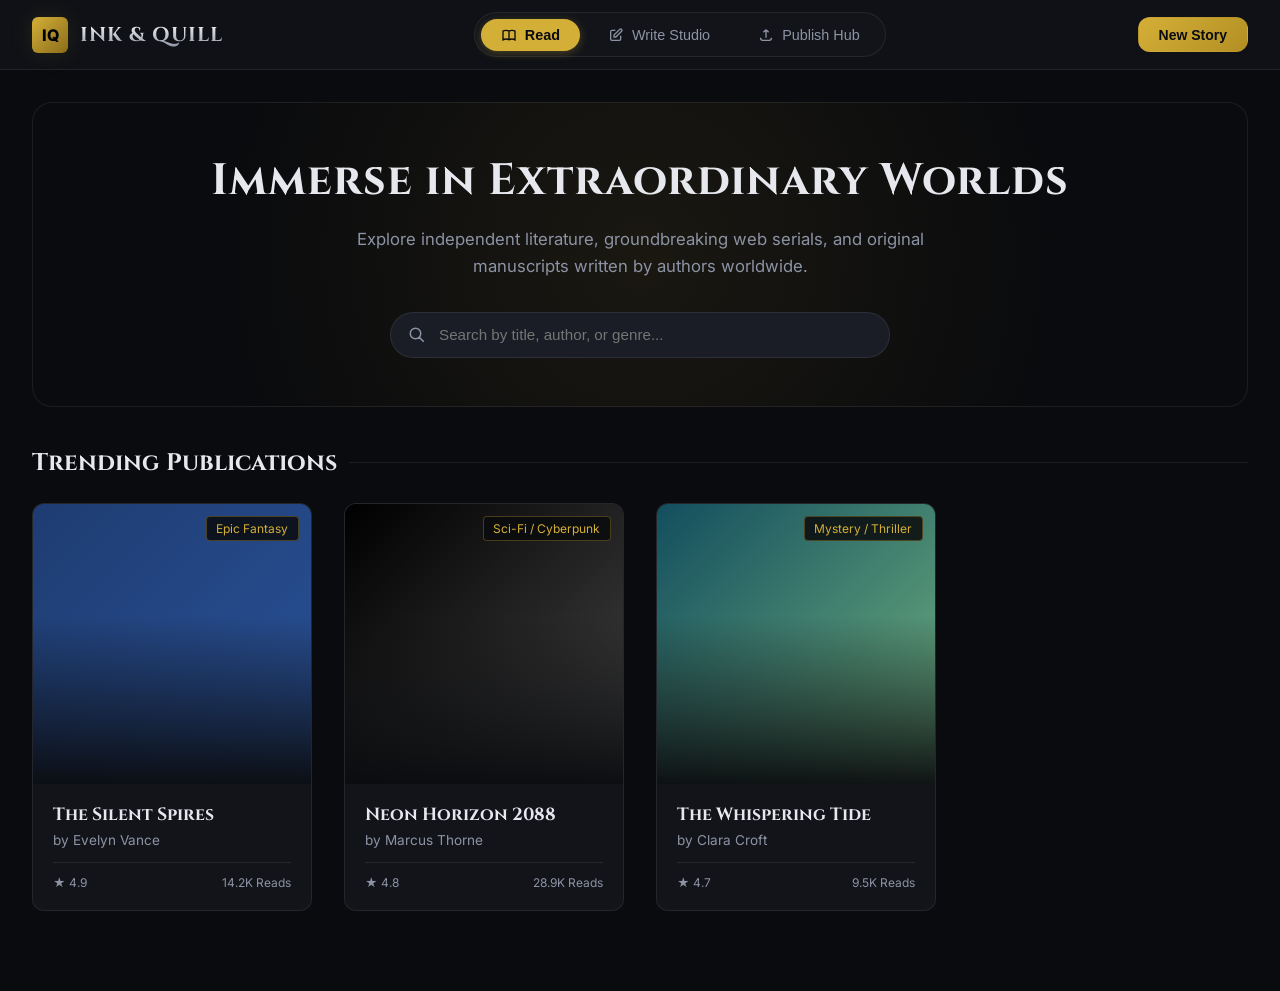
<file: PROJECT4.html>
<!DOCTYPE html>
<html lang="en">
<head>
  <meta charset="UTF-8">
  <meta name="viewport" content="width=device-width, initial-scale=1.0">
  <title>Ink & Quill — Read, Write, Publish</title>
  <link rel="preconnect" href="https://fonts.googleapis.com">
  <link rel="preconnect" href="https://fonts.gstatic.com" crossorigin>
  <link href="https://fonts.googleapis.com/css2?family=Cinzel:wght@500;700;800&family=Inter:wght@300;400;500;600;700&family=Lora:ital,wght@0,400;0,600;1,400&family=JetBrains+Mono:wght@400;500&display=swap" rel="stylesheet">
  
  <style>
    /* ==========================================================================
       DESIGN SYSTEM & VARIABLES
       ========================================================================== */
    :root {
      --bg-dark: #0a0b0e;
      --bg-surface: #12141a;
      --bg-surface-elevated: #1a1d26;
      --bg-glass: rgba(18, 20, 26, 0.75);
      --border-color: rgba(255, 255, 255, 0.08);
      --border-accent: rgba(212, 175, 55, 0.3);
      
      --accent-gold: #d4af37;
      --accent-gold-hover: #f3cf55;
      --accent-glow: rgba(212, 175, 55, 0.15);
      
      --text-main: #e6e8ee;
      --text-muted: #8c93a4;
      --text-gold: #e5c158;
      
      --font-display: 'Cinzel', serif;
      --font-body: 'Inter', sans-serif;
      --font-reader: 'Lora', serif;
      --font-mono: 'JetBrains Mono', monospace;
      
      --radius-sm: 6px;
      --radius-md: 12px;
      --radius-lg: 20px;
      --shadow-subtle: 0 4px 20px rgba(0, 0, 0, 0.4);
      --shadow-gold: 0 0 25px rgba(212, 175, 55, 0.12);
      
      --transition: all 0.25s cubic-bezier(0.16, 1, 0.3, 1);
    }

    /* Light Theme Theme Overrides for Reader */
    body.reader-light-theme {
      --bg-dark: #f8f6f0;
      --bg-surface: #ffffff;
      --bg-surface-elevated: #efece4;
      --text-main: #2c2825;
      --text-muted: #6e675f;
      --border-color: rgba(0, 0, 0, 0.08);
    }

    body.reader-sepia-theme {
      --bg-dark: #f4ebd9;
      --bg-surface: #ebdcc3;
      --bg-surface-elevated: #e2d1b5;
      --text-main: #433422;
      --text-muted: #7f6a52;
      --border-color: rgba(67, 52, 34, 0.1);
    }

    * {
      box-sizing: border-box;
      margin: 0;
      padding: 0;
    }

    body {
      background-color: var(--bg-dark);
      color: var(--text-main);
      font-family: var(--font-body);
      min-height: 100vh;
      overflow-x: hidden;
      display: flex;
      flex-direction: column;
      transition: background-color 0.3s ease, color 0.3s ease;
    }

    /* ==========================================================================
       NAVIGATION & HEADER
       ========================================================================== */
    .header {
      position: sticky;
      top: 0;
      z-index: 100;
      background: var(--bg-glass);
      backdrop-filter: blur(16px);
      -webkit-backdrop-filter: blur(16px);
      border-bottom: 1px solid var(--border-color);
      padding: 0 2rem;
      height: 70px;
      display: flex;
      align-items: center;
      justify-content: space-between;
    }

    .brand {
      display: flex;
      align-items: center;
      gap: 0.75rem;
      text-decoration: none;
      color: var(--text-main);
      cursor: pointer;
    }

    .brand-icon {
      width: 36px;
      height: 36px;
      background: linear-gradient(135deg, var(--accent-gold), #8a6d1b);
      border-radius: var(--radius-sm);
      display: flex;
      align-items: center;
      justify-content: center;
      color: #000;
      font-weight: 800;
      box-shadow: var(--shadow-gold);
    }

    .brand-title {
      font-family: var(--font-display);
      font-size: 1.25rem;
      font-weight: 700;
      letter-spacing: 1px;
      background: linear-gradient(180deg, #fff 0%, var(--text-muted) 100%);
      -webkit-background-clip: text;
      -webkit-text-fill-color: transparent;
    }

    .nav-tabs {
      display: flex;
      gap: 0.5rem;
      background: var(--bg-surface);
      padding: 0.35rem;
      border-radius: 30px;
      border: 1px solid var(--border-color);
    }

    .nav-tab {
      padding: 0.5rem 1.25rem;
      border-radius: 20px;
      border: none;
      background: transparent;
      color: var(--text-muted);
      font-weight: 500;
      font-size: 0.9rem;
      cursor: pointer;
      transition: var(--transition);
      display: flex;
      align-items: center;
      gap: 0.5rem;
    }

    .nav-tab:hover {
      color: var(--text-main);
    }

    .nav-tab.active {
      background: var(--accent-gold);
      color: #0a0b0e;
      font-weight: 600;
      box-shadow: 0 2px 10px rgba(212, 175, 55, 0.3);
    }

    .header-actions {
      display: flex;
      align-items: center;
      gap: 1rem;
    }

    .btn {
      padding: 0.55rem 1.25rem;
      border-radius: var(--radius-md);
      font-size: 0.875rem;
      font-weight: 600;
      cursor: pointer;
      transition: var(--transition);
      border: 1px solid transparent;
      display: inline-flex;
      align-items: center;
      gap: 0.5rem;
    }

    .btn-gold {
      background: linear-gradient(135deg, var(--accent-gold), #b38f24);
      color: #0a0b0e;
    }

    .btn-gold:hover {
      background: linear-gradient(135deg, var(--accent-gold-hover), var(--accent-gold));
      transform: translateY(-1px);
      box-shadow: var(--shadow-gold);
    }

    .btn-outline {
      background: transparent;
      border-color: var(--border-color);
      color: var(--text-main);
    }

    .btn-outline:hover {
      border-color: var(--accent-gold);
      color: var(--accent-gold);
      background: var(--accent-glow);
    }

    /* ==========================================================================
       VIEW MODULES CONTAINER
       ========================================================================== */
    .main-container {
      flex: 1;
      max-width: 1400px;
      width: 100%;
      margin: 0 auto;
      padding: 2rem;
      position: relative;
    }

    .view-panel {
      display: none;
      animation: fadeIn 0.3s cubic-bezier(0.16, 1, 0.3, 1) forwards;
    }

    .view-panel.active {
      display: block;
    }

    @keyframes fadeIn {
      from { opacity: 0; transform: translateY(8px); }
      to { opacity: 1; transform: translateY(0); }
    }

    /* ==========================================================================
       MODULE 1: READ / DISCOVER HUB
       ========================================================================== */
    .discover-hero {
      text-align: center;
      padding: 3rem 1rem;
      background: radial-gradient(circle at center, rgba(212, 175, 55, 0.08) 0%, transparent 70%);
      border-radius: var(--radius-lg);
      margin-bottom: 2.5rem;
      border: 1px solid var(--border-color);
    }

    .discover-hero h1 {
      font-family: var(--font-display);
      font-size: 2.75rem;
      margin-bottom: 1rem;
      letter-spacing: 1px;
    }

    .discover-hero p {
      color: var(--text-muted);
      max-width: 600px;
      margin: 0 auto 2rem;
      font-size: 1.05rem;
      line-height: 1.6;
    }

    .search-bar {
      max-width: 500px;
      margin: 0 auto;
      position: relative;
    }

    .search-input {
      width: 100%;
      padding: 0.85rem 1.25rem 0.85rem 3rem;
      border-radius: 30px;
      background: var(--bg-surface-elevated);
      border: 1px solid var(--border-color);
      color: var(--text-main);
      font-size: 0.95rem;
      outline: none;
      transition: var(--transition);
    }

    .search-input:focus {
      border-color: var(--accent-gold);
      box-shadow: 0 0 0 3px var(--accent-glow);
    }

    .search-icon {
      position: absolute;
      left: 1.1rem;
      top: 50%;
      transform: translateY(-50%);
      color: var(--text-muted);
    }

    .section-title {
      font-family: var(--font-display);
      font-size: 1.5rem;
      margin-bottom: 1.5rem;
      display: flex;
      align-items: center;
      gap: 0.75rem;
    }

    .section-title::after {
      content: '';
      flex: 1;
      height: 1px;
      background: var(--border-color);
    }

    .book-grid {
      display: grid;
      grid-template-columns: repeat(auto-fill, minmax(220px, 1fr));
      gap: 2rem;
      margin-bottom: 3rem;
    }

    .book-card {
      background: var(--bg-surface);
      border-radius: var(--radius-md);
      overflow: hidden;
      border: 1px solid var(--border-color);
      transition: var(--transition);
      cursor: pointer;
      display: flex;
      flex-direction: column;
      position: relative;
    }

    .book-card:hover {
      transform: translateY(-6px);
      border-color: var(--border-accent);
      box-shadow: var(--shadow-subtle), var(--shadow-gold);
    }

    .book-cover {
      height: 280px;
      background-size: cover;
      background-position: center;
      position: relative;
      display: flex;
      align-items: flex-end;
      padding: 1rem;
    }

    .book-cover-overlay {
      position: absolute;
      inset: 0;
      background: linear-gradient(180deg, transparent 40%, rgba(10, 11, 14, 0.95) 100%);
    }

    .book-badge {
      position: absolute;
      top: 0.75rem;
      right: 0.75rem;
      background: rgba(10, 11, 14, 0.85);
      backdrop-filter: blur(8px);
      padding: 0.25rem 0.6rem;
      border-radius: 4px;
      font-size: 0.75rem;
      color: var(--accent-gold);
      border: 1px solid var(--border-accent);
    }

    .book-info {
      padding: 1.25rem;
      flex: 1;
      display: flex;
      flex-direction: column;
    }

    .book-title {
      font-family: var(--font-display);
      font-size: 1.1rem;
      font-weight: 700;
      margin-bottom: 0.35rem;
      line-height: 1.3;
    }

    .book-author {
      font-size: 0.85rem;
      color: var(--text-muted);
      margin-bottom: 0.85rem;
    }

    .book-meta {
      margin-top: auto;
      display: flex;
      justify-content: space-between;
      align-items: center;
      font-size: 0.75rem;
      color: var(--text-muted);
      border-top: 1px solid var(--border-color);
      padding-top: 0.75rem;
    }

    /* ==========================================================================
       MODULE 2: READER MODE (Dedicated Reader View)
       ========================================================================== */
    .reader-modal {
      display: none;
      position: fixed;
      inset: 0;
      z-index: 200;
      background: var(--bg-dark);
      overflow-y: auto;
    }

    .reader-modal.active {
      display: block;
    }

    .reader-toolbar {
      position: sticky;
      top: 0;
      background: var(--bg-surface);
      border-bottom: 1px solid var(--border-color);
      padding: 0.75rem 2rem;
      display: flex;
      justify-content: space-between;
      align-items: center;
      z-index: 10;
    }

    .reader-controls {
      display: flex;
      gap: 1rem;
      align-items: center;
    }

    .control-group {
      display: flex;
      background: var(--bg-surface-elevated);
      border-radius: var(--radius-sm);
      padding: 2px;
      border: 1px solid var(--border-color);
    }

    .control-btn {
      background: transparent;
      border: none;
      color: var(--text-main);
      padding: 0.4rem 0.75rem;
      font-size: 0.85rem;
      cursor: pointer;
      border-radius: 4px;
      transition: var(--transition);
    }

    .control-btn:hover, .control-btn.active {
      background: var(--accent-gold);
      color: #000;
    }

    .reader-content-container {
      max-width: 720px;
      margin: 3rem auto;
      padding: 0 1.5rem;
    }

    .reader-header {
      text-align: center;
      margin-bottom: 3.5rem;
      padding-bottom: 2rem;
      border-bottom: 1px solid var(--border-color);
    }

    .reader-book-title {
      font-family: var(--font-display);
      font-size: 2.25rem;
      margin-bottom: 0.5rem;
    }

    .reader-chapter-title {
      font-family: var(--font-reader);
      font-style: italic;
      color: var(--text-gold);
      font-size: 1.25rem;
    }

    .reader-body {
      font-family: var(--font-reader);
      font-size: 1.15rem;
      line-height: 1.85;
      color: var(--text-main);
    }

    .reader-body p {
      margin-bottom: 1.75rem;
      text-indent: 1.5rem;
    }

    .reader-body p:first-of-type {
      text-indent: 0;
    }

    .reader-body p:first-of-type::first-letter {
      font-family: var(--font-display);
      font-size: 3.2rem;
      float: left;
      line-height: 0.8;
      margin-right: 0.75rem;
      color: var(--accent-gold);
    }

    /* ==========================================================================
       MODULE 3: WRITE / STUDIO HUB
       ========================================================================== */
    .studio-layout {
      display: grid;
      grid-template-columns: 280px 1fr;
      gap: 1.5rem;
      height: calc(100vh - 140px);
    }

    .studio-sidebar {
      background: var(--bg-surface);
      border-radius: var(--radius-md);
      border: 1px solid var(--border-color);
      padding: 1.25rem;
      display: flex;
      flex-direction: column;
    }

    .sidebar-header {
      display: flex;
      justify-content: space-between;
      align-items: center;
      margin-bottom: 1rem;
    }

    .chapter-list {
      list-style: none;
      overflow-y: auto;
      flex: 1;
      display: flex;
      flex-direction: column;
      gap: 0.35rem;
    }

    .chapter-item {
      padding: 0.75rem 1rem;
      border-radius: var(--radius-sm);
      cursor: pointer;
      display: flex;
      justify-content: space-between;
      align-items: center;
      font-size: 0.9rem;
      color: var(--text-muted);
      border: 1px solid transparent;
      transition: var(--transition);
    }

    .chapter-item:hover {
      background: var(--bg-surface-elevated);
      color: var(--text-main);
    }

    .chapter-item.active {
      background: var(--accent-glow);
      color: var(--accent-gold);
      border-color: var(--border-accent);
      font-weight: 600;
    }

    .editor-container {
      background: var(--bg-surface);
      border-radius: var(--radius-md);
      border: 1px solid var(--border-color);
      display: flex;
      flex-direction: column;
      overflow: hidden;
    }

    .editor-toolbar {
      padding: 0.75rem 1.25rem;
      border-bottom: 1px solid var(--border-color);
      display: flex;
      gap: 0.5rem;
      background: var(--bg-surface-elevated);
      align-items: center;
      flex-wrap: wrap;
    }

    .editor-btn {
      background: transparent;
      border: 1px solid var(--border-color);
      color: var(--text-main);
      width: 34px;
      height: 34px;
      border-radius: var(--radius-sm);
      display: flex;
      align-items: center;
      justify-content: center;
      cursor: pointer;
      font-weight: 600;
      transition: var(--transition);
    }

    .editor-btn:hover {
      border-color: var(--accent-gold);
      color: var(--accent-gold);
    }

    .editor-content-area {
      flex: 1;
      padding: 2.5rem;
      overflow-y: auto;
      outline: none;
      font-family: var(--font-reader);
      font-size: 1.1rem;
      line-height: 1.8;
      color: var(--text-main);
    }

    .editor-title-input {
      width: 100%;
      background: transparent;
      border: none;
      font-family: var(--font-display);
      font-size: 1.8rem;
      color: var(--text-main);
      margin-bottom: 1.5rem;
      outline: none;
      border-bottom: 1px solid var(--border-color);
      padding-bottom: 0.5rem;
    }

    .editor-statusbar {
      padding: 0.5rem 1.25rem;
      background: var(--bg-surface-elevated);
      border-top: 1px solid var(--border-color);
      display: flex;
      justify-content: space-between;
      font-size: 0.8rem;
      color: var(--text-muted);
      font-family: var(--font-mono);
    }

    /* ==========================================================================
       MODULE 4: PUBLISH / DASHBOARD
       ========================================================================== */
    .publish-container {
      max-width: 800px;
      margin: 0 auto;
      background: var(--bg-surface);
      border-radius: var(--radius-lg);
      border: 1px solid var(--border-color);
      padding: 2.5rem;
    }

    .form-group {
      margin-bottom: 1.5rem;
    }

    .form-label {
      display: block;
      margin-bottom: 0.5rem;
      font-size: 0.9rem;
      font-weight: 600;
      color: var(--text-main);
    }

    .form-control {
      width: 100%;
      padding: 0.8rem 1rem;
      background: var(--bg-surface-elevated);
      border: 1px solid var(--border-color);
      border-radius: var(--radius-sm);
      color: var(--text-main);
      font-family: inherit;
      font-size: 0.95rem;
      outline: none;
      transition: var(--transition);
    }

    .form-control:focus {
      border-color: var(--accent-gold);
      box-shadow: 0 0 0 3px var(--accent-glow);
    }

    textarea.form-control {
      resize: vertical;
      min-height: 120px;
    }

    .published-list {
      margin-top: 3rem;
    }

    .published-item {
      display: flex;
      align-items: center;
      justify-content: space-between;
      padding: 1rem 1.25rem;
      background: var(--bg-surface-elevated);
      border-radius: var(--radius-md);
      border: 1px solid var(--border-color);
      margin-bottom: 0.85rem;
    }

    .pub-meta {
      display: flex;
      align-items: center;
      gap: 1rem;
    }

    .pub-badge {
      background: rgba(46, 204, 113, 0.15);
      color: #2ecc71;
      padding: 0.25rem 0.5rem;
      border-radius: 4px;
      font-size: 0.75rem;
      font-weight: 600;
    }

    /* Responsive Adjustments */
    @media (max-width: 900px) {
      .studio-layout {
        grid-template-columns: 1fr;
        height: auto;
      }

      .studio-sidebar {
        height: 200px;
      }

      .header {
        padding: 0 1rem;
      }

      .brand-title {
        display: none;
      }
    }
  </style>
</head>
<body>

  <!-- HEADER NAVIGATION -->
  <header class="header">
    <div class="brand" onclick="switchView('discover')">
      <div class="brand-icon">IQ</div>
      <span class="brand-title">INK &amp; QUILL</span>
    </div>

    <nav class="nav-tabs">
      <button class="nav-tab active" id="tab-discover" onclick="switchView('discover')">
        <svg width="16" height="16" fill="none" stroke="currentColor" stroke-width="2" viewBox="0 0 24 24"><path d="M12 6.253v13m0-13C10.832 5.477 9.246 5 7.5 5S4.168 5.477 3 6.253v13C4.168 18.477 5.754 18 7.5 18s3.332.477 4.5 1.253m0-13C13.168 5.477 14.754 5 16.5 5c1.747 0 3.332.477 4.5 1.253v13C19.832 18.477 18.247 18 16.5 18c-1.746 0-3.332.477-4.5 1.253"></path></svg>
        Read
      </button>
      <button class="nav-tab" id="tab-studio" onclick="switchView('studio')">
        <svg width="16" height="16" fill="none" stroke="currentColor" stroke-width="2" viewBox="0 0 24 24"><path d="M11 5H6a2 2 0 00-2 2v11a2 2 0 002 2h11a2 2 0 002-2v-5m-1.414-9.414a2 2 0 112.828 2.828L11.828 15H9v-2.828l8.586-8.586z"></path></svg>
        Write Studio
      </button>
      <button class="nav-tab" id="tab-publish" onclick="switchView('publish')">
        <svg width="16" height="16" fill="none" stroke="currentColor" stroke-width="2" viewBox="0 0 24 24"><path d="M4 16v1a3 3 0 003 3h10a3 3 0 003-3v-1m-4-8l-4-4m0 0L8 8m4-4v12"></path></svg>
        Publish Hub
      </button>
    </nav>

    <div class="header-actions">
      <button class="btn btn-gold" onclick="switchView('studio')">New Story</button>
    </div>
  </header>

  <!-- MAIN MODULE CONTAINER -->
  <main class="main-container">

    <!-- MODULE 1: DISCOVER / READING HUB -->
    <section id="view-discover" class="view-panel active">
      <div class="discover-hero">
        <h1>Immerse in Extraordinary Worlds</h1>
        <p>Explore independent literature, groundbreaking web serials, and original manuscripts written by authors worldwide.</p>
        <div class="search-bar">
          <svg class="search-icon" width="18" height="18" fill="none" stroke="currentColor" stroke-width="2" viewBox="0 0 24 24"><path d="M21 21l-6-6m2-5a7 7 0 11-14 0 7 7 0 0114 0z"></path></svg>
          <input type="text" class="search-input" placeholder="Search by title, author, or genre..." onkeyup="filterBooks(this.value)">
        </div>
      </div>

      <h2 class="section-title">Trending Publications</h2>
      <div class="book-grid" id="discover-book-grid">
        <!-- Dynamic Book Cards Injected Here -->
      </div>
    </section>

    <!-- MODULE 2: WRITE / AUTHOR STUDIO -->
    <section id="view-studio" class="view-panel">
      <div class="studio-layout">
        <aside class="studio-sidebar">
          <div class="sidebar-header">
            <h3 style="font-size:1rem; font-family: var(--font-display);">Chapters</h3>
            <button class="btn btn-outline" style="padding: 0.2rem 0.5rem; font-size:0.75rem;" onclick="addChapter()">+ Add</button>
          </div>
          <ul class="chapter-list" id="chapter-list">
            <!-- Dynamic Chapters Injected Here -->
          </ul>
        </aside>

        <div class="editor-container">
          <div class="editor-toolbar">
            <button class="editor-btn" onclick="execCmd('bold')" title="Bold">B</button>
            <button class="editor-btn" style="font-style:italic;" onclick="execCmd('italic')" title="Italic">I</button>
            <button class="editor-btn" style="text-decoration:underline;" onclick="execCmd('underline')" title="Underline">U</button>
            <span style="width:1px; height:20px; background:var(--border-color); margin: 0 0.25rem;"></span>
            <button class="editor-btn" onclick="execCmd('justifyLeft')" title="Align Left">←</button>
            <button class="editor-btn" onclick="execCmd('justifyCenter')" title="Align Center">↔</button>
            <button class="editor-btn" onclick="execCmd('justifyRight')" title="Align Right">→</button>
          </div>

          <div style="padding: 2.5rem 2.5rem 0 2.5rem;">
            <input type="text" class="editor-title-input" id="editor-title" placeholder="Chapter Title..." value="Chapter 1: The Echoes of Dawn" oninput="updateChapterTitle()">
          </div>

          <div class="editor-content-area" id="editor-body" contenteditable="true" oninput="updateWordCount()">
            The quiet before twilight fell over the ancient city like a velvet shroud. Kaelen adjusted his cloak, listening intently to the distant hum of the atmospheric engines. Beyond the spires lay the uncharted expanse—a realm waiting for its story to be etched in silver ink.
          </div>

          <div class="editor-statusbar">
            <span id="status-word-count">Words: 42</span>
            <span>Saved to local draft</span>
          </div>
        </div>
      </div>
    </section>

    <!-- MODULE 3: PUBLISH DASHBOARD -->
    <section id="view-publish" class="view-panel">
      <div class="publish-container">
        <h2 class="section-title" style="margin-bottom: 0.5rem;">Publishing Hub</h2>
        <p style="color: var(--text-muted); margin-bottom: 2rem;">Transform your draft manuscript into a public book visible on the Ink &amp; Quill platform.</p>

        <form id="publish-form" onsubmit="handlePublish(event)">
          <div class="form-group">
            <label class="form-label">Book Title</label>
            <input type="text" class="form-control" id="pub-title" required placeholder="e.g. Chronicles of the Aether">
          </div>

          <div class="form-group">
            <label class="form-label">Author Name</label>
            <input type="text" class="form-control" id="pub-author" required placeholder="e.g. A.R. Sterling">
          </div>

          <div class="form-group">
            <label class="form-label">Genre / Category</label>
            <select class="form-control" id="pub-genre">
              <option value="Sci-Fi / Cyberpunk">Sci-Fi / Cyberpunk</option>
              <option value="Epic Fantasy">Epic Fantasy</option>
              <option value="Mystery / Thriller">Mystery / Thriller</option>
              <option value="Literary Fiction">Literary Fiction</option>
              <option value="Non-Fiction / Essay">Non-Fiction / Essay</option>
            </select>
          </div>

          <div class="form-group">
            <label class="form-label">Synopsis / Description</label>
            <textarea class="form-control" id="pub-synopsis" required placeholder="Provide an engaging summary for readers..."></textarea>
          </div>

          <button type="submit" class="btn btn-gold" style="width: 100%; justify-content: center; padding: 0.8rem;">Publish Manuscript</button>
        </form>

        <div class="published-list">
          <h3 style="font-family: var(--font-display); font-size: 1.1rem; margin-bottom: 1rem;">Your Published Catalog</h3>
          <div id="published-catalog">
            <!-- Dynamic Catalog Items -->
          </div>
        </div>
      </div>
    </section>

  </main>

  <!-- DEDICATED READER MODAL OVERLAY -->
  <div class="reader-modal" id="reader-modal">
    <div class="reader-toolbar">
      <button class="btn btn-outline" onclick="closeReader()">← Exit Reader</button>

      <div class="reader-controls">
        <div class="control-group">
          <button class="control-btn active" onclick="setReaderTheme('dark')">Dark</button>
          <button class="control-btn" onclick="setReaderTheme('sepia')">Sepia</button>
          <button class="control-btn" onclick="setReaderTheme('light')">Light</button>
        </div>

        <div class="control-group">
          <button class="control-btn" onclick="adjustFontSize(-1)">A-</button>
          <button class="control-btn" onclick="adjustFontSize(1)">A+</button>
        </div>
      </div>
    </div>

    <div class="reader-content-container">
      <div class="reader-header">
        <h1 class="reader-book-title" id="reader-book-title">Book Title</h1>
        <div class="reader-chapter-title" id="reader-chapter-title">Chapter One</div>
      </div>

      <div class="reader-body" id="reader-body-content">
        <!-- Active book text injected here -->
      </div>
    </div>
  </div>

  <!-- JAVASCRIPT APP LOGIC -->
  <script>
    // Initial Dataset
    let books = [
      {
        id: 1,
        title: "The Silent Spires",
        author: "Evelyn Vance",
        genre: "Epic Fantasy",
        reads: "14.2K",
        rating: "4.9",
        bg: "linear-gradient(135deg, #1e3c72, #2a5298)",
        synopsis: "In a world where monuments sing the history of forgotten gods, one apprentice discovers a silent tower holding the secrets of an impending oblivion.",
        content: `The quiet before twilight fell over the ancient city like a velvet shroud. Kaelen adjusted his cloak, listening intently to the distant hum of the atmospheric engines. Beyond the spires lay the uncharted expanse—a realm waiting for its story to be etched in silver ink.

For centuries, the spires had hummed their harmonic resonance, guiding sailors through the treacherous mist. But today, the central spire remained ominously mute. Kaelen ascended the winding stone staircase, his pulse echoing in his ears like a rhythmic hammer.`
      },
      {
        id: 2,
        title: "Neon Horizon 2088",
        author: "Marcus Thorne",
        genre: "Sci-Fi / Cyberpunk",
        reads: "28.9K",
        rating: "4.8",
        bg: "linear-gradient(135deg, #000000, #434343)",
        synopsis: "High above the flooded lower districts of Neo-Tokyo, a rogue data analyst uncovers a code pattern that predicts human actions before they occur.",
        content: `Rain slicked the obsidian glass of the skyway. Rain that tasted of oxidized copper and synthetic cloud-seeding agents. Ren looked down at his cybernetic interface, watching light fragments flicker in his peripheral vision.

"The server isn't responding," Lyra whispered through the encrypted com-link. "If we don't transfer the neural array within three minutes, the security grid will hard-reset."`
      },
      {
        id: 3,
        title: "The Whispering Tide",
        author: "Clara Croft",
        genre: "Mystery / Thriller",
        reads: "9.5K",
        rating: "4.7",
        bg: "linear-gradient(135deg, #134e5e, #71b280)",
        synopsis: "An isolated lighthouse keeper begins receiving Morse code transmissions from an abandoned freighter adrift in the Arctic Circle.",
        content: `The lantern room creaked beneath the gale-force winds. Clara adjusted the focus dial on her shortwave receiver. STATIC filled the chamber, followed by three rhythmic clicks.

It was the same pattern as midnight yesterday. The freighter had vanished from radar decades ago, yet its frequency remained sharp, clear, and hauntingly close.`
      }
    ];

    let chapters = [
      { title: "Chapter 1: The Echoes of Dawn", content: "The quiet before twilight fell over the ancient city like a velvet shroud..." },
      { title: "Chapter 2: Shadows in the Glass", content: "Light refracted through the stained glass windows, casting crimson shards across the marble floor..." }
    ];

    let activeChapterIndex = 0;
    let readerFontSize = 1.15;

    // View Navigation Logic
    function switchView(viewId) {
      document.querySelectorAll('.view-panel').forEach(panel => panel.classList.remove('active'));
      document.querySelectorAll('.nav-tab').forEach(tab => tab.classList.remove('active'));

      document.getElementById(`view-${viewId}`).classList.add('active');
      document.getElementById(`tab-${viewId}`).classList.add('active');
    }

    // Render Discover Section
    function renderDiscover(filterText = "") {
      const grid = document.getElementById('discover-book-grid');
      grid.innerHTML = "";

      const filtered = books.filter(b => 
        b.title.toLowerCase().includes(filterText.toLowerCase()) || 
        b.author.toLowerCase().includes(filterText.toLowerCase()) ||
        b.genre.toLowerCase().includes(filterText.toLowerCase())
      );

      filtered.forEach(book => {
        const card = document.createElement('div');
        card.className = 'book-card';
        card.onclick = () => openReader(book.id);
        card.innerHTML = `
          <div class="book-cover" style="background: ${book.bg}">
            <div class="book-cover-overlay"></div>
            <span class="book-badge">${book.genre}</span>
          </div>
          <div class="book-info">
            <div class="book-title">${book.title}</div>
            <div class="book-author">by ${book.author}</div>
            <div class="book-meta">
              <span>★ ${book.rating}</span>
              <span>${book.reads} Reads</span>
            </div>
          </div>
        `;
        grid.appendChild(card);
      });
    }

    function filterBooks(query) {
      renderDiscover(query);
    }

    // Reader Mode Logic
    function openReader(bookId) {
      const book = books.find(b => b.id === bookId);
      if (!book) return;

      document.getElementById('reader-book-title').innerText = book.title;
      document.getElementById('reader-chapter-title').innerText = `by ${book.author}`;
      
      const paragraphs = book.content.split('\n\n').map(p => `<p>${p}</p>`).join('');
      document.getElementById('reader-body-content').innerHTML = paragraphs;

      document.getElementById('reader-modal').classList.add('active');
    }

    function closeReader() {
      document.getElementById('reader-modal').classList.remove('active');
    }

    function setReaderTheme(theme) {
      document.body.classList.remove('reader-light-theme', 'reader-sepia-theme');
      document.querySelectorAll('.control-group button').forEach(b => b.classList.remove('active'));
      
      if (theme === 'light') {
        document.body.classList.add('reader-light-theme');
      } else if (theme === 'sepia') {
        document.body.classList.add('reader-sepia-theme');
      }
      event.target.classList.add('active');
    }

    function adjustFontSize(delta) {
      readerFontSize += delta * 0.1;
      readerFontSize = Math.max(0.9, Math.min(readerFontSize, 1.6));
      document.getElementById('reader-body-content').style.fontSize = `${readerFontSize}rem`;
    }

    // Writer Studio Logic
    function renderChapters() {
      const list = document.getElementById('chapter-list');
      list.innerHTML = "";

      chapters.forEach((ch, idx) => {
        const li = document.createElement('li');
        li.className = `chapter-item ${idx === activeChapterIndex ? 'active' : ''}`;
        li.onclick = () => selectChapter(idx);
        li.innerHTML = `<span>${ch.title}</span>`;
        list.appendChild(li);
      });
    }

    function selectChapter(index) {
      activeChapterIndex = index;
      document.getElementById('editor-title').value = chapters[index].title;
      document.getElementById('editor-body').innerText = chapters[index].content;
      renderChapters();
      updateWordCount();
    }

    function addChapter() {
      const newNum = chapters.length + 1;
      chapters.push({
        title: `Chapter ${newNum}: Untitled`,
        content: "Start writing your story here..."
      });
      selectChapter(chapters.length - 1);
    }

    function updateChapterTitle() {
      const val = document.getElementById('editor-title').value;
      chapters[activeChapterIndex].title = val;
      renderChapters();
    }

    function updateWordCount() {
      const text = document.getElementById('editor-body').innerText || "";
      const words = text.trim().split(/\s+/).filter(w => w.length > 0).length;
      document.getElementById('status-word-count').innerText = `Words: ${words}`;
      chapters[activeChapterIndex].content = text;
    }

    function execCmd(command) {
      document.execCommand(command, false, null);
    }

    // Publish Logic
    function handlePublish(e) {
      e.preventDefault();
      const title = document.getElementById('pub-title').value;
      const author = document.getElementById('pub-author').value;
      const genre = document.getElementById('pub-genre').value;
      const synopsis = document.getElementById('pub-synopsis').value;

      const newBook = {
        id: Date.now(),
        title: title,
        author: author,
        genre: genre,
        reads: "1",
        rating: "5.0",
        bg: "linear-gradient(135deg, #2b5876, #4e4376)",
        synopsis: synopsis,
        content: chapters[0].content
      };

      books.unshift(newBook);
      renderDiscover();
      renderPublishedCatalog();

      alert(`"${title}" has been successfully published to Ink & Quill!`);
      document.getElementById('publish-form').reset();
      switchView('discover');
    }

    function renderPublishedCatalog() {
      const container = document.getElementById('published-catalog');
      container.innerHTML = "";

      books.slice(0, 3).forEach(b => {
        const item = document.createElement('div');
        item.className = 'published-item';
        item.innerHTML = `
          <div>
            <strong>${b.title}</strong>
            <div style="font-size:0.8rem; color:var(--text-muted);">${b.genre} • ${b.reads} reads</div>
          </div>
          <span class="pub-badge">Live</span>
        `;
        container.appendChild(item);
      });
    }

    // Initialize App
    window.addEventListener('DOMContentLoaded', () => {
      renderDiscover();
      renderChapters();
      renderPublishedCatalog();
      updateWordCount();
    });
  </script>
</body>
</html>
</file>
